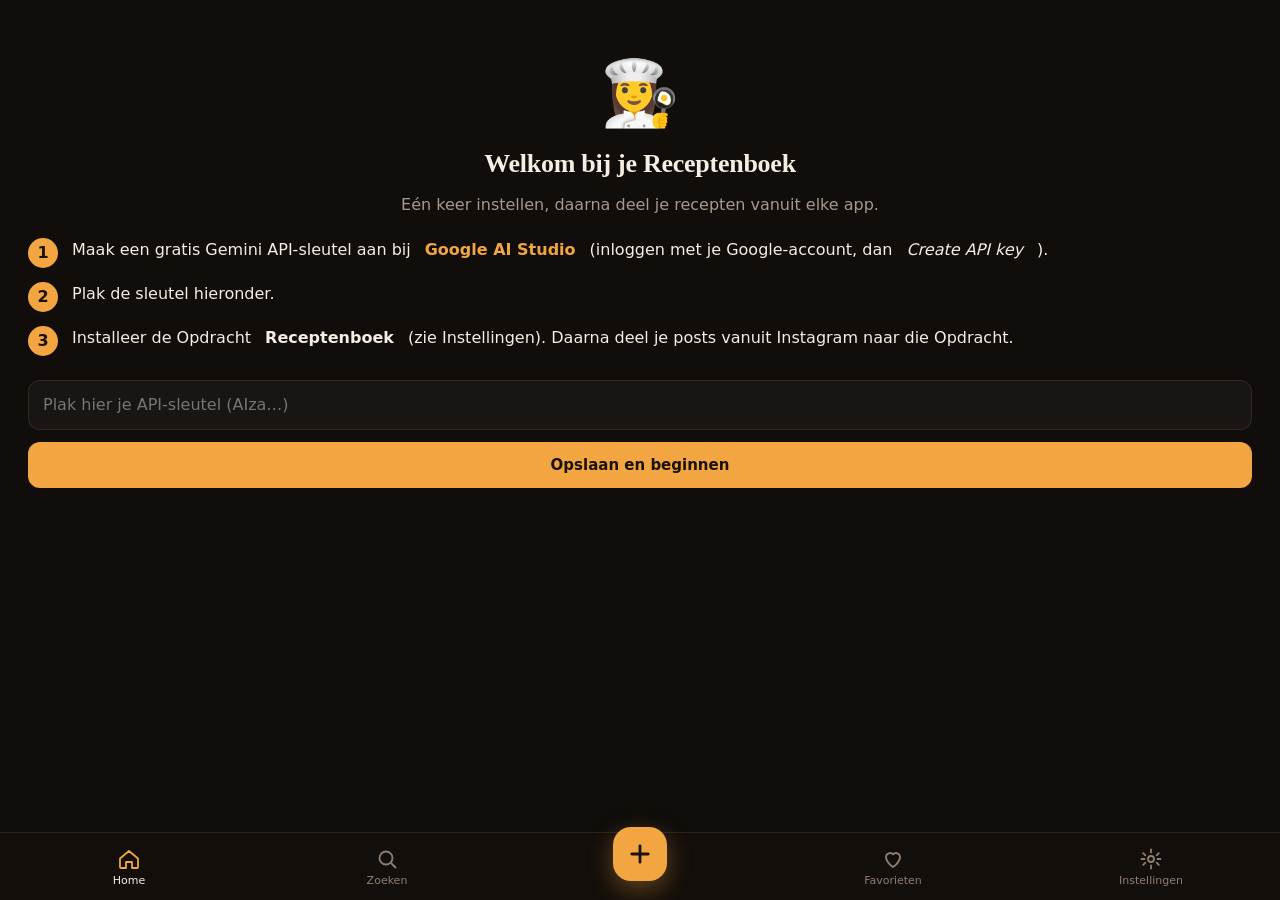
<file: docs/index.html>
<!DOCTYPE html>
<html lang="nl">
<head>
<meta charset="utf-8">
<meta name="viewport" content="width=device-width, initial-scale=1, viewport-fit=cover, maximum-scale=1">
<meta name="color-scheme" content="dark">
<meta name="theme-color" content="#100D0B">
<meta name="apple-mobile-web-app-capable" content="yes">
<meta name="mobile-web-app-capable" content="yes">
<meta name="apple-mobile-web-app-status-bar-style" content="black-translucent">
<meta name="apple-mobile-web-app-title" content="Receptenboek">
<link rel="apple-touch-icon" href="icon-180.png">
<link rel="icon" href="icon-192.png">
<link rel="manifest" href="manifest.json">
<title>Receptenboek</title>
<link rel="stylesheet" href="style.css">
</head>
<body>
<div id="app"></div>
<nav id="tabbar">
  <button data-tab="home" class="on"><svg viewBox="0 0 24 24"><path d="M3 11.5 12 4l9 7.5V20a1 1 0 0 1-1 1h-5v-6H9v6H4a1 1 0 0 1-1-1z"/></svg><span>Home</span></button>
  <button data-tab="search"><svg viewBox="0 0 24 24"><circle cx="11" cy="11" r="6.5"/><path d="m16 16 4.5 4.5"/></svg><span>Zoeken</span></button>
  <button data-tab="add" class="add" aria-label="Recept toevoegen"><svg viewBox="0 0 24 24"><path d="M12 5v14M5 12h14"/></svg></button>
  <button data-tab="favorites"><svg viewBox="0 0 24 24"><path d="M12 20s-7-4.4-7-10a4 4 0 0 1 7-2.6A4 4 0 0 1 19 10c0 5.6-7 10-7 10z"/></svg><span>Favorieten</span></button>
  <button data-tab="settings"><svg viewBox="0 0 24 24"><circle cx="12" cy="12" r="3"/><path d="M12 2.5v3M12 18.5v3M4.2 6.2l2.1 2.1M17.7 15.7l2.1 2.1M2.5 12h3M18.5 12h3M4.2 17.8l2.1-2.1M17.7 8.3l2.1-2.1"/></svg><span>Instellingen</span></button>
</nav>
<div id="sheet-backdrop"></div>
<div id="sheet"></div>
<div id="toast"></div>
<script src="config.js"></script>
<script src="prompt.js"></script>
<script src="web.js"></script>
</body>
</html>
</file>
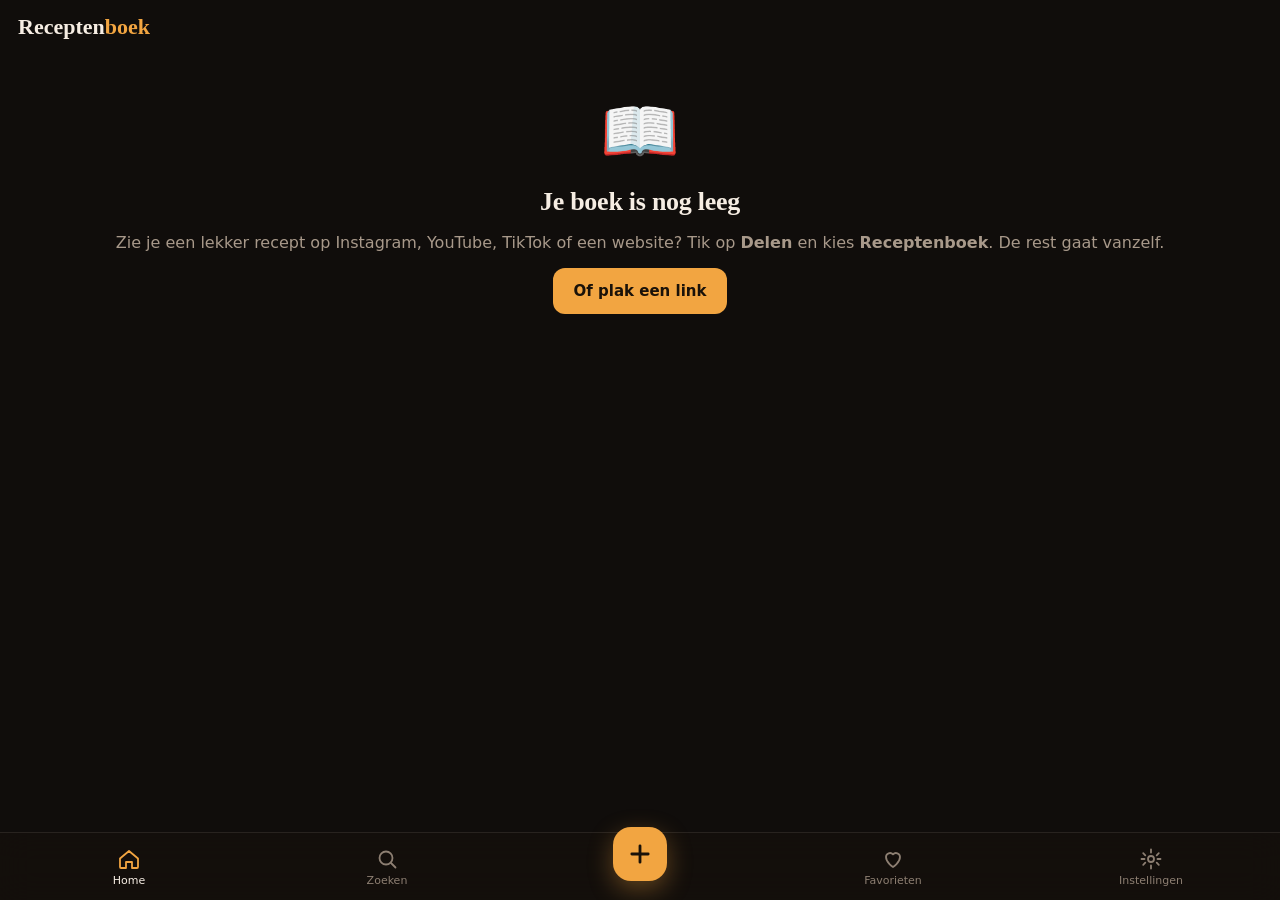
<file: bron/android/assets/www/index.html>
<!DOCTYPE html>
<html lang="nl">
<head>
<meta charset="utf-8">
<meta name="viewport" content="width=device-width, initial-scale=1, viewport-fit=cover, maximum-scale=1">
<meta name="color-scheme" content="dark">
<title>Receptenboek</title>
<link rel="stylesheet" href="style.css">
</head>
<body>
<div id="app"></div>
<nav id="tabbar">
  <button data-tab="home" class="on"><svg viewBox="0 0 24 24"><path d="M3 11.5 12 4l9 7.5V20a1 1 0 0 1-1 1h-5v-6H9v6H4a1 1 0 0 1-1-1z"/></svg><span>Home</span></button>
  <button data-tab="search"><svg viewBox="0 0 24 24"><circle cx="11" cy="11" r="6.5"/><path d="m16 16 4.5 4.5"/></svg><span>Zoeken</span></button>
  <button data-tab="add" class="add" aria-label="Recept toevoegen"><svg viewBox="0 0 24 24"><path d="M12 5v14M5 12h14"/></svg></button>
  <button data-tab="favorites"><svg viewBox="0 0 24 24"><path d="M12 20s-7-4.4-7-10a4 4 0 0 1 7-2.6A4 4 0 0 1 19 10c0 5.6-7 10-7 10z"/></svg><span>Favorieten</span></button>
  <button data-tab="settings"><svg viewBox="0 0 24 24"><circle cx="12" cy="12" r="3"/><path d="M12 2.5v3M12 18.5v3M4.2 6.2l2.1 2.1M17.7 15.7l2.1 2.1M2.5 12h3M18.5 12h3M4.2 17.8l2.1-2.1M17.7 8.3l2.1-2.1"/></svg><span>Instellingen</span></button>
</nav>
<div id="sheet-backdrop"></div>
<div id="sheet"></div>
<div id="toast"></div>
<script src="app.js"></script>
</body>
</html>
</file>
<file: docs/style.css>
:root {
  --bg: #100d0b;
  --bg2: #191512;
  --card: #221c18;
  --line: rgba(255, 240, 225, .09);
  --text: #f6ede3;
  --muted: #a8998a;
  --accent: #f2a541;
  --accent2: #e0892b;
  --danger: #e5604d;
  --serif: "Noto Serif", Georgia, "Times New Roman", serif;
  --sans: Roboto, "Segoe UI", system-ui, sans-serif;
  --tab-h: 68px;
}

* { box-sizing: border-box; -webkit-tap-highlight-color: transparent; }
html, body { margin: 0; background: var(--bg); color: var(--text); font-family: var(--sans); font-size: 16px; }
body { overscroll-behavior-y: none; }
button { font: inherit; color: inherit; background: none; border: 0; padding: 0; cursor: pointer; }
input, textarea, select { font: inherit; color: var(--text); }
h1, h2, h3 { margin: 0; font-family: var(--serif); font-weight: 700; letter-spacing: -.01em; }
svg { width: 24px; height: 24px; fill: none; stroke: currentColor; stroke-width: 1.8; stroke-linecap: round; stroke-linejoin: round; }
.hidden { display: none !important; }

#app { padding-bottom: calc(var(--tab-h) + 24px); min-height: 100vh; }

/* ------------------------------------------------------------ top bar */
.topbar { position: sticky; top: 0; z-index: 20; display: flex; align-items: center; gap: 12px;
  padding: 14px 18px; background: linear-gradient(var(--bg) 60%, rgba(16, 13, 11, 0)); }
.topbar.over { position: absolute; left: 0; right: 0; background: linear-gradient(rgba(0,0,0,.65), rgba(0,0,0,0)); }
.brand { font-family: var(--serif); font-size: 22px; font-weight: 700; flex: 1; }
.brand b { color: var(--accent); }
.icon-btn { width: 42px; height: 42px; border-radius: 50%; display: grid; place-items: center; background: rgba(16, 13, 11, .55); backdrop-filter: blur(8px); }
.icon-btn.on { color: var(--accent); }
.icon-btn.on svg { fill: var(--accent); }

/* ------------------------------------------------------------ hero */
.hero { position: relative; height: 62vh; min-height: 380px; max-height: 560px; overflow: hidden; }
.hero .img { position: absolute; inset: 0; background-size: cover; background-position: center; transform: scale(1.04); }
.hero::after { content: ""; position: absolute; inset: 0;
  background: linear-gradient(180deg, rgba(16,13,11,.35) 0%, rgba(16,13,11,0) 30%, rgba(16,13,11,.55) 62%, var(--bg) 100%); }
.hero .content { position: absolute; left: 0; right: 0; bottom: 0; z-index: 2; padding: 0 22px 18px; }
.eyebrow { display: inline-block; font-size: 11px; font-weight: 700; letter-spacing: .14em; text-transform: uppercase; color: var(--accent); margin-bottom: 8px; }
.hero h1 { font-size: 34px; line-height: 1.08; text-shadow: 0 2px 20px rgba(0,0,0,.4); }
.hero .meta { margin-top: 10px; color: #e6d9cc; font-size: 14px; display: flex; gap: 14px; flex-wrap: wrap; }
.hero .actions { display: flex; gap: 10px; margin-top: 16px; }

.btn { display: inline-flex; align-items: center; justify-content: center; gap: 8px; height: 46px; padding: 0 20px;
  border-radius: 12px; font-weight: 600; font-size: 15px; background: var(--card); border: 1px solid var(--line); }
.btn svg { width: 20px; height: 20px; }
.btn.primary { background: var(--accent); color: #1a1209; border-color: transparent; }
.btn.ghost { background: rgba(255,255,255,.1); backdrop-filter: blur(10px); border-color: rgba(255,255,255,.12); }
.btn.danger { color: var(--danger); }
.btn.block { width: 100%; }
.btn:active { transform: scale(.98); }

/* ------------------------------------------------------------ rows */
.row { margin-top: 26px; }
.row-head { display: flex; align-items: baseline; justify-content: space-between; padding: 0 20px 10px; }
.row-head h2 { font-size: 20px; }
.row-head button { font-size: 13px; color: var(--muted); }
.scroller { display: flex; gap: 12px; overflow-x: auto; padding: 2px 20px 6px; scroll-snap-type: x mandatory; scroll-padding: 0 20px; scrollbar-width: none; }
.scroller::-webkit-scrollbar { display: none; }

.poster { flex: 0 0 auto; width: 148px; scroll-snap-align: start; text-align: left; display: flex; flex-direction: column; justify-content: flex-start; align-self: flex-start; }
.poster .pic, .poster .title { width: 100%; }
.poster .pic { position: relative; height: 200px; border-radius: 14px; overflow: hidden; background: var(--card); box-shadow: 0 8px 22px rgba(0,0,0,.35); }
.poster .pic .img { position: absolute; inset: 0; background-size: cover; background-position: center; }
.poster .pic::after { content: ""; position: absolute; inset: 55% 0 0; background: linear-gradient(transparent, rgba(0,0,0,.6)); }
.poster .time { position: absolute; left: 8px; bottom: 8px; z-index: 2; font-size: 12px; font-weight: 600; display: flex; align-items: center; gap: 4px; }
.poster .time svg { width: 14px; height: 14px; }
.poster .fav { position: absolute; right: 8px; top: 8px; z-index: 2; color: var(--accent); }
.poster .fav svg { width: 18px; height: 18px; fill: var(--accent); }
.poster .title { margin-top: 8px; font-size: 14px; font-weight: 600; line-height: 1.3; display: -webkit-box; -webkit-line-clamp: 2; -webkit-box-orient: vertical; overflow: hidden; }
.poster.wide { width: 260px; }
.poster.wide .pic { height: 150px; }

.placeholder { position: absolute; inset: 0; display: grid; place-items: center; font-size: 46px;
  background: radial-gradient(circle at 30% 20%, #3a2c22, #1c1612 70%); }

/* ------------------------------------------------------------ jobs */
.jobs { padding: 6px 16px 0; display: grid; gap: 10px; }
.job { display: flex; gap: 12px; align-items: center; padding: 14px; border-radius: 14px; background: var(--bg2); border: 1px solid var(--line); }
.job .spin { width: 22px; height: 22px; border-radius: 50%; border: 2.5px solid rgba(242,165,65,.25); border-top-color: var(--accent); animation: spin 0.9s linear infinite; flex: 0 0 auto; }
.job.error .spin { animation: none; border-color: var(--danger); display: grid; place-items: center; font-size: 13px; font-weight: 800; color: var(--danger); }
.job .txt { flex: 1; min-width: 0; }
.job .txt b { display: block; font-size: 14px; }
.job .txt small { display: block; color: var(--muted); font-size: 13px; margin-top: 2px; }
.job.error .txt small { color: #f0a497; }
.job .acts { display: flex; gap: 6px; }
.job .acts button { font-size: 13px; font-weight: 600; padding: 8px 10px; border-radius: 10px; background: rgba(255,255,255,.07); }
@keyframes spin { to { transform: rotate(360deg); } }

/* ------------------------------------------------------------ empty / onboarding */
.empty { padding: 40px 28px; text-align: center; color: var(--muted); }
.empty h2 { color: var(--text); font-size: 26px; margin: 18px 0 10px; }
.empty .big { font-size: 64px; }
.steps-list { text-align: left; margin: 24px 0; display: grid; gap: 14px; }
.steps-list div { display: flex; gap: 14px; align-items: flex-start; color: var(--text); line-height: 1.45; }
.steps-list span { flex: 0 0 30px; height: 30px; border-radius: 50%; background: var(--accent); color: #1a1209; display: grid; place-items: center; font-weight: 800; }

/* ------------------------------------------------------------ search */
.page-title { padding: 18px 20px 6px; font-size: 30px; }
.searchbox { margin: 10px 20px; display: flex; align-items: center; gap: 10px; padding: 0 14px; height: 50px; border-radius: 14px; background: var(--bg2); border: 1px solid var(--line); }
.searchbox input { flex: 1; background: none; border: 0; outline: none; font-size: 16px; }
.searchbox svg { color: var(--muted); }
.chips { display: flex; gap: 8px; overflow-x: auto; padding: 6px 20px; scrollbar-width: none; }
.chips::-webkit-scrollbar { display: none; }
.chip { flex: 0 0 auto; padding: 8px 14px; border-radius: 999px; background: var(--bg2); border: 1px solid var(--line); font-size: 14px; color: #ddd0c2; }
.chip.on { background: var(--accent); color: #1a1209; border-color: transparent; font-weight: 600; }
.grid { display: grid; grid-template-columns: repeat(auto-fill, minmax(150px, 1fr)); gap: 16px 12px; padding: 14px 20px; }
.grid .poster { width: auto; align-self: start; }
.count { padding: 4px 20px; color: var(--muted); font-size: 13px; }

/* ------------------------------------------------------------ recipe detail */
.detail-hero { position: relative; height: 54vh; min-height: 320px; max-height: 480px; overflow: hidden; }
.detail-hero .img { position: absolute; inset: 0; background-size: cover; background-position: center; }
.detail-hero::after { content: ""; position: absolute; inset: 0; background: linear-gradient(180deg, rgba(16,13,11,0) 45%, var(--bg) 100%); }
.detail-body { padding: 0 20px; margin-top: -54px; position: relative; z-index: 2; }
.detail-body h1 { font-size: 30px; line-height: 1.12; }
.detail-body .desc { color: #d8cbbd; line-height: 1.55; margin: 12px 0 0; }
.facts { display: grid; grid-template-columns: repeat(3, 1fr); gap: 10px; margin: 20px 0; }
.fact { background: var(--bg2); border: 1px solid var(--line); border-radius: 14px; padding: 12px 10px; text-align: center; }
.fact b { display: block; font-size: 17px; }
.fact small { color: var(--muted); font-size: 12px; }
.tags { display: flex; gap: 8px; flex-wrap: wrap; margin-top: 14px; }
.tag { font-size: 12px; padding: 5px 10px; border-radius: 999px; background: rgba(242,165,65,.12); color: var(--accent); }
.source { display: flex; align-items: center; gap: 10px; margin-top: 16px; padding: 12px 14px; border-radius: 14px; background: var(--bg2); border: 1px solid var(--line); font-size: 14px; width: 100%; text-align: left; }
.source .lbl { flex: 1; min-width: 0; overflow: hidden; text-overflow: ellipsis; white-space: nowrap; color: #ddd0c2; }
.source svg { width: 18px; height: 18px; color: var(--muted); }

.seg { display: flex; background: var(--bg2); border-radius: 14px; padding: 4px; margin: 22px 0 16px; border: 1px solid var(--line); position: sticky; top: 8px; z-index: 5; }
.seg button { flex: 1; height: 42px; border-radius: 10px; font-weight: 600; color: var(--muted); }
.seg button.on { background: var(--card); color: var(--text); box-shadow: 0 2px 10px rgba(0,0,0,.3); }

.servings { display: flex; align-items: center; justify-content: space-between; margin-bottom: 8px; }
.servings .lbl { font-weight: 600; }
.stepper { display: flex; align-items: center; gap: 4px; background: var(--bg2); border-radius: 999px; border: 1px solid var(--line); }
.stepper button { width: 40px; height: 40px; font-size: 22px; color: var(--accent); }
.stepper b { min-width: 28px; text-align: center; }

.group-title { font-family: var(--serif); font-size: 17px; margin: 20px 0 6px; color: var(--accent); }
.ing { display: flex; align-items: flex-start; gap: 14px; padding: 13px 2px; border-bottom: 1px solid var(--line); width: 100%; text-align: left; }
.ing .box { flex: 0 0 22px; height: 22px; border-radius: 7px; border: 2px solid #5a4c40; margin-top: 1px; display: grid; place-items: center; }
.ing .box svg { width: 14px; height: 14px; stroke-width: 3; opacity: 0; color: #1a1209; }
.ing .qty { flex: 0 0 86px; font-weight: 700; color: var(--text); }
.ing .name { flex: 1; color: #e9ddd0; line-height: 1.35; }
.ing .name small { color: var(--muted); }
.ing.done .box { background: var(--accent); border-color: var(--accent); }
.ing.done .box svg { opacity: 1; }
.ing.done .qty, .ing.done .name { opacity: .4; text-decoration: line-through; }

.step { display: flex; gap: 16px; padding: 16px 0; border-bottom: 1px solid var(--line); width: 100%; text-align: left; }
.step .n { flex: 0 0 34px; height: 34px; border-radius: 50%; background: var(--card); border: 1px solid var(--line); display: grid; place-items: center; font-weight: 800; color: var(--accent); font-family: var(--serif); }
.step p { margin: 5px 0 0; line-height: 1.6; color: #eadfd3; }
.step.done { opacity: .45; }
.step.done .n { background: var(--accent); color: #1a1209; }
.cook-on .step p { font-size: 19px; }

.tips { margin-top: 22px; padding: 16px; border-radius: 14px; background: linear-gradient(135deg, rgba(242,165,65,.12), rgba(242,165,65,.04)); border: 1px solid rgba(242,165,65,.2); }
.tips h3 { font-size: 16px; color: var(--accent); margin-bottom: 8px; }
.tips li { margin: 6px 0; line-height: 1.5; color: #e9ddd0; }
.tips ul { margin: 0; padding-left: 18px; }

.notes { margin-top: 22px; }
.notes h3 { font-size: 18px; margin-bottom: 10px; }
textarea, .field input, .field select { width: 100%; background: var(--bg2); border: 1px solid var(--line); border-radius: 12px; padding: 12px 14px; outline: none; resize: vertical; line-height: 1.5; }
textarea:focus, .field input:focus, .field select:focus { border-color: rgba(242,165,65,.6); }
.detail-actions { display: grid; grid-template-columns: 1fr 1fr; gap: 10px; margin: 26px 0 10px; }

/* ------------------------------------------------------------ settings & forms */
.section { margin: 18px 20px; padding: 18px; border-radius: 16px; background: var(--bg2); border: 1px solid var(--line); }
.section h3 { font-size: 18px; margin-bottom: 6px; }
.section p { color: var(--muted); font-size: 14px; line-height: 1.5; margin: 6px 0 12px; }
.section a, .link { color: var(--accent); text-decoration: none; font-weight: 600; }
.field { margin: 12px 0; }
.field label { display: block; font-size: 13px; color: var(--muted); margin-bottom: 6px; }
.status { display: inline-flex; align-items: center; gap: 6px; font-size: 13px; font-weight: 600; }
.status::before { content: ""; width: 8px; height: 8px; border-radius: 50%; background: var(--muted); }
.status.ok { color: #8fd18b; } .status.ok::before { background: #8fd18b; }
.btn-row { display: flex; gap: 10px; flex-wrap: wrap; }
.btn-row .btn { flex: 1; }
.form { padding: 0 20px 20px; }
.form .hint { color: var(--muted); font-size: 12px; margin-top: 4px; }
.two { display: grid; grid-template-columns: 1fr 1fr; gap: 10px; }

/* ------------------------------------------------------------ sheet */
#sheet-backdrop { position: fixed; inset: 0; background: rgba(0,0,0,.55); opacity: 0; pointer-events: none; transition: opacity .25s; z-index: 60; }
#sheet { position: fixed; left: 0; right: 0; bottom: 0; z-index: 61; background: var(--bg2); border-radius: 22px 22px 0 0; padding: 10px 20px 26px;
  transform: translateY(105%); transition: transform .28s cubic-bezier(.2,.8,.2,1); border-top: 1px solid var(--line); max-height: 90vh; overflow: auto; }
#sheet::before { content: ""; display: block; width: 40px; height: 4px; border-radius: 4px; background: #4a3f36; margin: 0 auto 16px; }
body.sheet-open #sheet { transform: none; }
body.sheet-open #sheet-backdrop { opacity: 1; pointer-events: auto; }
#sheet h2 { font-size: 22px; margin-bottom: 6px; }
#sheet p { color: var(--muted); font-size: 14px; line-height: 1.5; margin: 0 0 14px; }
#sheet textarea { min-height: 110px; }
.or { text-align: center; color: var(--muted); font-size: 13px; margin: 14px 0; }

/* ------------------------------------------------------------ tab bar */
#tabbar { position: fixed; left: 0; right: 0; bottom: 0; height: var(--tab-h); z-index: 40; display: flex; align-items: center; justify-content: space-around;
  background: rgba(20, 16, 13, .92); backdrop-filter: blur(16px); border-top: 1px solid var(--line); padding-bottom: env(safe-area-inset-bottom); }
#tabbar button { display: flex; flex-direction: column; align-items: center; gap: 3px; color: #8d7f72; font-size: 11px; width: 64px; }
#tabbar button.on { color: var(--text); }
#tabbar button.on svg { color: var(--accent); }
#tabbar button.add { width: 54px; height: 54px; border-radius: 18px; background: var(--accent); color: #1a1209; justify-content: center; margin-top: -26px; box-shadow: 0 8px 24px rgba(242,165,65,.35); }
#tabbar button.add svg { width: 28px; height: 28px; stroke-width: 2.4; }
body.detail #tabbar { display: none; }
body.detail #app { padding-bottom: 30px; }

#toast { position: fixed; left: 50%; bottom: calc(var(--tab-h) + 18px); transform: translate(-50%, 20px); background: #2c241e; color: var(--text); padding: 12px 18px; border-radius: 12px;
  font-size: 14px; opacity: 0; transition: all .25s; z-index: 80; pointer-events: none; box-shadow: 0 10px 30px rgba(0,0,0,.4); max-width: 86vw; text-align: center; }
#toast.show { opacity: 1; transform: translate(-50%, 0); }

.fade-in { animation: fade .25s ease; }
@keyframes fade { from { opacity: 0; transform: translateY(6px); } to { opacity: 1; transform: none; } }

/* ------------------------------------------------------------ incomplete / estimated */
.badge-inc { position: absolute; left: 8px; top: 8px; z-index: 2; font-size: 10px; font-weight: 800; letter-spacing: .06em; text-transform: uppercase;
  padding: 4px 7px; border-radius: 6px; background: rgba(16,13,11,.75); color: var(--accent); border: 1px solid rgba(242,165,65,.45); backdrop-filter: blur(6px); }
.incomplete { margin-top: 16px; padding: 16px; border-radius: 14px; background: rgba(242,165,65,.08); border: 1px solid rgba(242,165,65,.35); }
.incomplete .inc-head { display: flex; align-items: center; gap: 10px; }
.incomplete .inc-icon { width: 24px; height: 24px; border-radius: 50%; background: var(--accent); color: #1a1209; display: grid; place-items: center; font-weight: 900; font-size: 14px; }
.incomplete p { color: #e4d6c7; font-size: 14px; line-height: 1.5; margin: 10px 0 6px; }
.incomplete ul { margin: 4px 0 14px; padding-left: 18px; color: #e4d6c7; font-size: 14px; line-height: 1.5; }
.incomplete .btn { height: 42px; font-size: 14px; }
.est-tag { font-style: normal; font-size: 11px; font-weight: 700; padding: 2px 7px; border-radius: 6px; background: rgba(242,165,65,.15); color: var(--accent); white-space: nowrap; vertical-align: 1px; }
.ing .qty.est { color: var(--accent); }

/* ------------------------------------------------------------ type picker */
.type-btn { display: inline-flex; align-items: center; gap: 6px; font-size: 12px; font-weight: 700; letter-spacing: .08em; text-transform: uppercase;
  color: var(--accent); padding: 6px 10px; border-radius: 8px; background: rgba(242,165,65,.12); border: 1px solid rgba(242,165,65,.3); margin-bottom: 10px; }
.type-btn span { font-size: 10px; }
.type-grid { display: grid; grid-template-columns: 1fr 1fr; gap: 10px; }
.type-opt { display: flex; align-items: center; gap: 10px; padding: 14px; border-radius: 14px; background: var(--card); border: 1px solid var(--line); font-weight: 600; text-align: left; }
.type-opt span { font-size: 22px; }
.type-opt.on { border-color: var(--accent); background: rgba(242,165,65,.12); color: var(--accent); }

.pastebar { padding: 12px 16px 0; }
/* iPhone: room for the status bar and home indicator */
body.web .topbar { padding-top: calc(14px + env(safe-area-inset-top)); }
body.web .page-title { padding-top: calc(18px + env(safe-area-inset-top)); }
body.web #app { padding-bottom: calc(var(--tab-h) + 24px + env(safe-area-inset-bottom)); }
body.web #tabbar { height: calc(var(--tab-h) + env(safe-area-inset-bottom)); }
body.web .empty { padding-top: calc(40px + env(safe-area-inset-top)); }
</file>
<file: bron/android/assets/www/style.css>
:root {
  --bg: #100d0b;
  --bg2: #191512;
  --card: #221c18;
  --line: rgba(255, 240, 225, .09);
  --text: #f6ede3;
  --muted: #a8998a;
  --accent: #f2a541;
  --accent2: #e0892b;
  --danger: #e5604d;
  --serif: "Noto Serif", Georgia, "Times New Roman", serif;
  --sans: Roboto, "Segoe UI", system-ui, sans-serif;
  --tab-h: 68px;
}

* { box-sizing: border-box; -webkit-tap-highlight-color: transparent; }
html, body { margin: 0; background: var(--bg); color: var(--text); font-family: var(--sans); font-size: 16px; }
body { overscroll-behavior-y: none; }
button { font: inherit; color: inherit; background: none; border: 0; padding: 0; cursor: pointer; }
input, textarea, select { font: inherit; color: var(--text); }
h1, h2, h3 { margin: 0; font-family: var(--serif); font-weight: 700; letter-spacing: -.01em; }
svg { width: 24px; height: 24px; fill: none; stroke: currentColor; stroke-width: 1.8; stroke-linecap: round; stroke-linejoin: round; }
.hidden { display: none !important; }

#app { padding-bottom: calc(var(--tab-h) + 24px); min-height: 100vh; }

/* ------------------------------------------------------------ top bar */
.topbar { position: sticky; top: 0; z-index: 20; display: flex; align-items: center; gap: 12px;
  padding: 14px 18px; background: linear-gradient(var(--bg) 60%, rgba(16, 13, 11, 0)); }
.topbar.over { position: absolute; left: 0; right: 0; background: linear-gradient(rgba(0,0,0,.65), rgba(0,0,0,0)); }
.brand { font-family: var(--serif); font-size: 22px; font-weight: 700; flex: 1; }
.brand b { color: var(--accent); }
.icon-btn { width: 42px; height: 42px; border-radius: 50%; display: grid; place-items: center; background: rgba(16, 13, 11, .55); backdrop-filter: blur(8px); }
.icon-btn.on { color: var(--accent); }
.icon-btn.on svg { fill: var(--accent); }

/* ------------------------------------------------------------ hero */
.hero { position: relative; height: 62vh; min-height: 380px; max-height: 560px; overflow: hidden; }
.hero .img { position: absolute; inset: 0; background-size: cover; background-position: center; transform: scale(1.04); }
.hero::after { content: ""; position: absolute; inset: 0;
  background: linear-gradient(180deg, rgba(16,13,11,.35) 0%, rgba(16,13,11,0) 30%, rgba(16,13,11,.55) 62%, var(--bg) 100%); }
.hero .content { position: absolute; left: 0; right: 0; bottom: 0; z-index: 2; padding: 0 22px 18px; }
.eyebrow { display: inline-block; font-size: 11px; font-weight: 700; letter-spacing: .14em; text-transform: uppercase; color: var(--accent); margin-bottom: 8px; }
.hero h1 { font-size: 34px; line-height: 1.08; text-shadow: 0 2px 20px rgba(0,0,0,.4); }
.hero .meta { margin-top: 10px; color: #e6d9cc; font-size: 14px; display: flex; gap: 14px; flex-wrap: wrap; }
.hero .actions { display: flex; gap: 10px; margin-top: 16px; }

.btn { display: inline-flex; align-items: center; justify-content: center; gap: 8px; height: 46px; padding: 0 20px;
  border-radius: 12px; font-weight: 600; font-size: 15px; background: var(--card); border: 1px solid var(--line); }
.btn svg { width: 20px; height: 20px; }
.btn.primary { background: var(--accent); color: #1a1209; border-color: transparent; }
.btn.ghost { background: rgba(255,255,255,.1); backdrop-filter: blur(10px); border-color: rgba(255,255,255,.12); }
.btn.danger { color: var(--danger); }
.btn.block { width: 100%; }
.btn:active { transform: scale(.98); }

/* ------------------------------------------------------------ rows */
.row { margin-top: 26px; }
.row-head { display: flex; align-items: baseline; justify-content: space-between; padding: 0 20px 10px; }
.row-head h2 { font-size: 20px; }
.row-head button { font-size: 13px; color: var(--muted); }
.scroller { display: flex; gap: 12px; overflow-x: auto; padding: 2px 20px 6px; scroll-snap-type: x mandatory; scroll-padding: 0 20px; scrollbar-width: none; }
.scroller::-webkit-scrollbar { display: none; }

.poster { flex: 0 0 auto; width: 148px; scroll-snap-align: start; text-align: left; display: flex; flex-direction: column; justify-content: flex-start; align-self: flex-start; }
.poster .pic, .poster .title { width: 100%; }
.poster .pic { position: relative; height: 200px; border-radius: 14px; overflow: hidden; background: var(--card); box-shadow: 0 8px 22px rgba(0,0,0,.35); }
.poster .pic .img { position: absolute; inset: 0; background-size: cover; background-position: center; }
.poster .pic::after { content: ""; position: absolute; inset: 55% 0 0; background: linear-gradient(transparent, rgba(0,0,0,.6)); }
.poster .time { position: absolute; left: 8px; bottom: 8px; z-index: 2; font-size: 12px; font-weight: 600; display: flex; align-items: center; gap: 4px; }
.poster .time svg { width: 14px; height: 14px; }
.poster .fav { position: absolute; right: 8px; top: 8px; z-index: 2; color: var(--accent); }
.poster .fav svg { width: 18px; height: 18px; fill: var(--accent); }
.poster .title { margin-top: 8px; font-size: 14px; font-weight: 600; line-height: 1.3; display: -webkit-box; -webkit-line-clamp: 2; -webkit-box-orient: vertical; overflow: hidden; }
.poster.wide { width: 260px; }
.poster.wide .pic { height: 150px; }

.placeholder { position: absolute; inset: 0; display: grid; place-items: center; font-size: 46px;
  background: radial-gradient(circle at 30% 20%, #3a2c22, #1c1612 70%); }

/* ------------------------------------------------------------ jobs */
.jobs { padding: 6px 16px 0; display: grid; gap: 10px; }
.job { display: flex; gap: 12px; align-items: center; padding: 14px; border-radius: 14px; background: var(--bg2); border: 1px solid var(--line); }
.job .spin { width: 22px; height: 22px; border-radius: 50%; border: 2.5px solid rgba(242,165,65,.25); border-top-color: var(--accent); animation: spin 0.9s linear infinite; flex: 0 0 auto; }
.job.error .spin { animation: none; border-color: var(--danger); display: grid; place-items: center; font-size: 13px; font-weight: 800; color: var(--danger); }
.job .txt { flex: 1; min-width: 0; }
.job .txt b { display: block; font-size: 14px; }
.job .txt small { display: block; color: var(--muted); font-size: 13px; margin-top: 2px; }
.job.error .txt small { color: #f0a497; }
.job .acts { display: flex; gap: 6px; }
.job .acts button { font-size: 13px; font-weight: 600; padding: 8px 10px; border-radius: 10px; background: rgba(255,255,255,.07); }
@keyframes spin { to { transform: rotate(360deg); } }

/* ------------------------------------------------------------ empty / onboarding */
.empty { padding: 40px 28px; text-align: center; color: var(--muted); }
.empty h2 { color: var(--text); font-size: 26px; margin: 18px 0 10px; }
.empty .big { font-size: 64px; }
.steps-list { text-align: left; margin: 24px 0; display: grid; gap: 14px; }
.steps-list div { display: flex; gap: 14px; align-items: flex-start; color: var(--text); line-height: 1.45; }
.steps-list span { flex: 0 0 30px; height: 30px; border-radius: 50%; background: var(--accent); color: #1a1209; display: grid; place-items: center; font-weight: 800; }

/* ------------------------------------------------------------ search */
.page-title { padding: 18px 20px 6px; font-size: 30px; }
.searchbox { margin: 10px 20px; display: flex; align-items: center; gap: 10px; padding: 0 14px; height: 50px; border-radius: 14px; background: var(--bg2); border: 1px solid var(--line); }
.searchbox input { flex: 1; background: none; border: 0; outline: none; font-size: 16px; }
.searchbox svg { color: var(--muted); }
.chips { display: flex; gap: 8px; overflow-x: auto; padding: 6px 20px; scrollbar-width: none; }
.chips::-webkit-scrollbar { display: none; }
.chip { flex: 0 0 auto; padding: 8px 14px; border-radius: 999px; background: var(--bg2); border: 1px solid var(--line); font-size: 14px; color: #ddd0c2; }
.chip.on { background: var(--accent); color: #1a1209; border-color: transparent; font-weight: 600; }
.grid { display: grid; grid-template-columns: repeat(auto-fill, minmax(150px, 1fr)); gap: 16px 12px; padding: 14px 20px; }
.grid .poster { width: auto; align-self: start; }
.count { padding: 4px 20px; color: var(--muted); font-size: 13px; }

/* ------------------------------------------------------------ recipe detail */
.detail-hero { position: relative; height: 54vh; min-height: 320px; max-height: 480px; overflow: hidden; }
.detail-hero .img { position: absolute; inset: 0; background-size: cover; background-position: center; }
.detail-hero::after { content: ""; position: absolute; inset: 0; background: linear-gradient(180deg, rgba(16,13,11,0) 45%, var(--bg) 100%); }
.detail-body { padding: 0 20px; margin-top: -54px; position: relative; z-index: 2; }
.detail-body h1 { font-size: 30px; line-height: 1.12; }
.detail-body .desc { color: #d8cbbd; line-height: 1.55; margin: 12px 0 0; }
.facts { display: grid; grid-template-columns: repeat(3, 1fr); gap: 10px; margin: 20px 0; }
.fact { background: var(--bg2); border: 1px solid var(--line); border-radius: 14px; padding: 12px 10px; text-align: center; }
.fact b { display: block; font-size: 17px; }
.fact small { color: var(--muted); font-size: 12px; }
.tags { display: flex; gap: 8px; flex-wrap: wrap; margin-top: 14px; }
.tag { font-size: 12px; padding: 5px 10px; border-radius: 999px; background: rgba(242,165,65,.12); color: var(--accent); }
.source { display: flex; align-items: center; gap: 10px; margin-top: 16px; padding: 12px 14px; border-radius: 14px; background: var(--bg2); border: 1px solid var(--line); font-size: 14px; width: 100%; text-align: left; }
.source .lbl { flex: 1; min-width: 0; overflow: hidden; text-overflow: ellipsis; white-space: nowrap; color: #ddd0c2; }
.source svg { width: 18px; height: 18px; color: var(--muted); }

.seg { display: flex; background: var(--bg2); border-radius: 14px; padding: 4px; margin: 22px 0 16px; border: 1px solid var(--line); position: sticky; top: 8px; z-index: 5; }
.seg button { flex: 1; height: 42px; border-radius: 10px; font-weight: 600; color: var(--muted); }
.seg button.on { background: var(--card); color: var(--text); box-shadow: 0 2px 10px rgba(0,0,0,.3); }

.servings { display: flex; align-items: center; justify-content: space-between; margin-bottom: 8px; }
.servings .lbl { font-weight: 600; }
.stepper { display: flex; align-items: center; gap: 4px; background: var(--bg2); border-radius: 999px; border: 1px solid var(--line); }
.stepper button { width: 40px; height: 40px; font-size: 22px; color: var(--accent); }
.stepper b { min-width: 28px; text-align: center; }

.group-title { font-family: var(--serif); font-size: 17px; margin: 20px 0 6px; color: var(--accent); }
.ing { display: flex; align-items: flex-start; gap: 14px; padding: 13px 2px; border-bottom: 1px solid var(--line); width: 100%; text-align: left; }
.ing .box { flex: 0 0 22px; height: 22px; border-radius: 7px; border: 2px solid #5a4c40; margin-top: 1px; display: grid; place-items: center; }
.ing .box svg { width: 14px; height: 14px; stroke-width: 3; opacity: 0; color: #1a1209; }
.ing .qty { flex: 0 0 86px; font-weight: 700; color: var(--text); }
.ing .name { flex: 1; color: #e9ddd0; line-height: 1.35; }
.ing .name small { color: var(--muted); }
.ing.done .box { background: var(--accent); border-color: var(--accent); }
.ing.done .box svg { opacity: 1; }
.ing.done .qty, .ing.done .name { opacity: .4; text-decoration: line-through; }

.step { display: flex; gap: 16px; padding: 16px 0; border-bottom: 1px solid var(--line); width: 100%; text-align: left; }
.step .n { flex: 0 0 34px; height: 34px; border-radius: 50%; background: var(--card); border: 1px solid var(--line); display: grid; place-items: center; font-weight: 800; color: var(--accent); font-family: var(--serif); }
.step p { margin: 5px 0 0; line-height: 1.6; color: #eadfd3; }
.step.done { opacity: .45; }
.step.done .n { background: var(--accent); color: #1a1209; }
.cook-on .step p { font-size: 19px; }

.tips { margin-top: 22px; padding: 16px; border-radius: 14px; background: linear-gradient(135deg, rgba(242,165,65,.12), rgba(242,165,65,.04)); border: 1px solid rgba(242,165,65,.2); }
.tips h3 { font-size: 16px; color: var(--accent); margin-bottom: 8px; }
.tips li { margin: 6px 0; line-height: 1.5; color: #e9ddd0; }
.tips ul { margin: 0; padding-left: 18px; }

.notes { margin-top: 22px; }
.notes h3 { font-size: 18px; margin-bottom: 10px; }
textarea, .field input, .field select { width: 100%; background: var(--bg2); border: 1px solid var(--line); border-radius: 12px; padding: 12px 14px; outline: none; resize: vertical; line-height: 1.5; }
textarea:focus, .field input:focus, .field select:focus { border-color: rgba(242,165,65,.6); }
.detail-actions { display: grid; grid-template-columns: 1fr 1fr; gap: 10px; margin: 26px 0 10px; }

/* ------------------------------------------------------------ settings & forms */
.section { margin: 18px 20px; padding: 18px; border-radius: 16px; background: var(--bg2); border: 1px solid var(--line); }
.section h3 { font-size: 18px; margin-bottom: 6px; }
.section p { color: var(--muted); font-size: 14px; line-height: 1.5; margin: 6px 0 12px; }
.section a, .link { color: var(--accent); text-decoration: none; font-weight: 600; }
.field { margin: 12px 0; }
.field label { display: block; font-size: 13px; color: var(--muted); margin-bottom: 6px; }
.status { display: inline-flex; align-items: center; gap: 6px; font-size: 13px; font-weight: 600; }
.status::before { content: ""; width: 8px; height: 8px; border-radius: 50%; background: var(--muted); }
.status.ok { color: #8fd18b; } .status.ok::before { background: #8fd18b; }
.btn-row { display: flex; gap: 10px; flex-wrap: wrap; }
.btn-row .btn { flex: 1; }
.form { padding: 0 20px 20px; }
.form .hint { color: var(--muted); font-size: 12px; margin-top: 4px; }
.two { display: grid; grid-template-columns: 1fr 1fr; gap: 10px; }

/* ------------------------------------------------------------ sheet */
#sheet-backdrop { position: fixed; inset: 0; background: rgba(0,0,0,.55); opacity: 0; pointer-events: none; transition: opacity .25s; z-index: 60; }
#sheet { position: fixed; left: 0; right: 0; bottom: 0; z-index: 61; background: var(--bg2); border-radius: 22px 22px 0 0; padding: 10px 20px 26px;
  transform: translateY(105%); transition: transform .28s cubic-bezier(.2,.8,.2,1); border-top: 1px solid var(--line); max-height: 90vh; overflow: auto; }
#sheet::before { content: ""; display: block; width: 40px; height: 4px; border-radius: 4px; background: #4a3f36; margin: 0 auto 16px; }
body.sheet-open #sheet { transform: none; }
body.sheet-open #sheet-backdrop { opacity: 1; pointer-events: auto; }
#sheet h2 { font-size: 22px; margin-bottom: 6px; }
#sheet p { color: var(--muted); font-size: 14px; line-height: 1.5; margin: 0 0 14px; }
#sheet textarea { min-height: 110px; }
.or { text-align: center; color: var(--muted); font-size: 13px; margin: 14px 0; }

/* ------------------------------------------------------------ tab bar */
#tabbar { position: fixed; left: 0; right: 0; bottom: 0; height: var(--tab-h); z-index: 40; display: flex; align-items: center; justify-content: space-around;
  background: rgba(20, 16, 13, .92); backdrop-filter: blur(16px); border-top: 1px solid var(--line); padding-bottom: env(safe-area-inset-bottom); }
#tabbar button { display: flex; flex-direction: column; align-items: center; gap: 3px; color: #8d7f72; font-size: 11px; width: 64px; }
#tabbar button.on { color: var(--text); }
#tabbar button.on svg { color: var(--accent); }
#tabbar button.add { width: 54px; height: 54px; border-radius: 18px; background: var(--accent); color: #1a1209; justify-content: center; margin-top: -26px; box-shadow: 0 8px 24px rgba(242,165,65,.35); }
#tabbar button.add svg { width: 28px; height: 28px; stroke-width: 2.4; }
body.detail #tabbar { display: none; }
body.detail #app { padding-bottom: 30px; }

#toast { position: fixed; left: 50%; bottom: calc(var(--tab-h) + 18px); transform: translate(-50%, 20px); background: #2c241e; color: var(--text); padding: 12px 18px; border-radius: 12px;
  font-size: 14px; opacity: 0; transition: all .25s; z-index: 80; pointer-events: none; box-shadow: 0 10px 30px rgba(0,0,0,.4); max-width: 86vw; text-align: center; }
#toast.show { opacity: 1; transform: translate(-50%, 0); }

.fade-in { animation: fade .25s ease; }
@keyframes fade { from { opacity: 0; transform: translateY(6px); } to { opacity: 1; transform: none; } }

/* ------------------------------------------------------------ incomplete / estimated */
.badge-inc { position: absolute; left: 8px; top: 8px; z-index: 2; font-size: 10px; font-weight: 800; letter-spacing: .06em; text-transform: uppercase;
  padding: 4px 7px; border-radius: 6px; background: rgba(16,13,11,.75); color: var(--accent); border: 1px solid rgba(242,165,65,.45); backdrop-filter: blur(6px); }
.incomplete { margin-top: 16px; padding: 16px; border-radius: 14px; background: rgba(242,165,65,.08); border: 1px solid rgba(242,165,65,.35); }
.incomplete .inc-head { display: flex; align-items: center; gap: 10px; }
.incomplete .inc-icon { width: 24px; height: 24px; border-radius: 50%; background: var(--accent); color: #1a1209; display: grid; place-items: center; font-weight: 900; font-size: 14px; }
.incomplete p { color: #e4d6c7; font-size: 14px; line-height: 1.5; margin: 10px 0 6px; }
.incomplete ul { margin: 4px 0 14px; padding-left: 18px; color: #e4d6c7; font-size: 14px; line-height: 1.5; }
.incomplete .btn { height: 42px; font-size: 14px; }
.est-tag { font-style: normal; font-size: 11px; font-weight: 700; padding: 2px 7px; border-radius: 6px; background: rgba(242,165,65,.15); color: var(--accent); white-space: nowrap; vertical-align: 1px; }
.ing .qty.est { color: var(--accent); }

/* ------------------------------------------------------------ type picker */
.type-btn { display: inline-flex; align-items: center; gap: 6px; font-size: 12px; font-weight: 700; letter-spacing: .08em; text-transform: uppercase;
  color: var(--accent); padding: 6px 10px; border-radius: 8px; background: rgba(242,165,65,.12); border: 1px solid rgba(242,165,65,.3); margin-bottom: 10px; }
.type-btn span { font-size: 10px; }
.type-grid { display: grid; grid-template-columns: 1fr 1fr; gap: 10px; }
.type-opt { display: flex; align-items: center; gap: 10px; padding: 14px; border-radius: 14px; background: var(--card); border: 1px solid var(--line); font-weight: 600; text-align: left; }
.type-opt span { font-size: 22px; }
.type-opt.on { border-color: var(--accent); background: rgba(242,165,65,.12); color: var(--accent); }

.pastebar { padding: 12px 16px 0; }
/* iPhone: room for the status bar and home indicator */
body.web .topbar { padding-top: calc(14px + env(safe-area-inset-top)); }
body.web .page-title { padding-top: calc(18px + env(safe-area-inset-top)); }
body.web #app { padding-bottom: calc(var(--tab-h) + 24px + env(safe-area-inset-bottom)); }
body.web #tabbar { height: calc(var(--tab-h) + env(safe-area-inset-bottom)); }
body.web .empty { padding-top: calc(40px + env(safe-area-inset-top)); }
</file>
